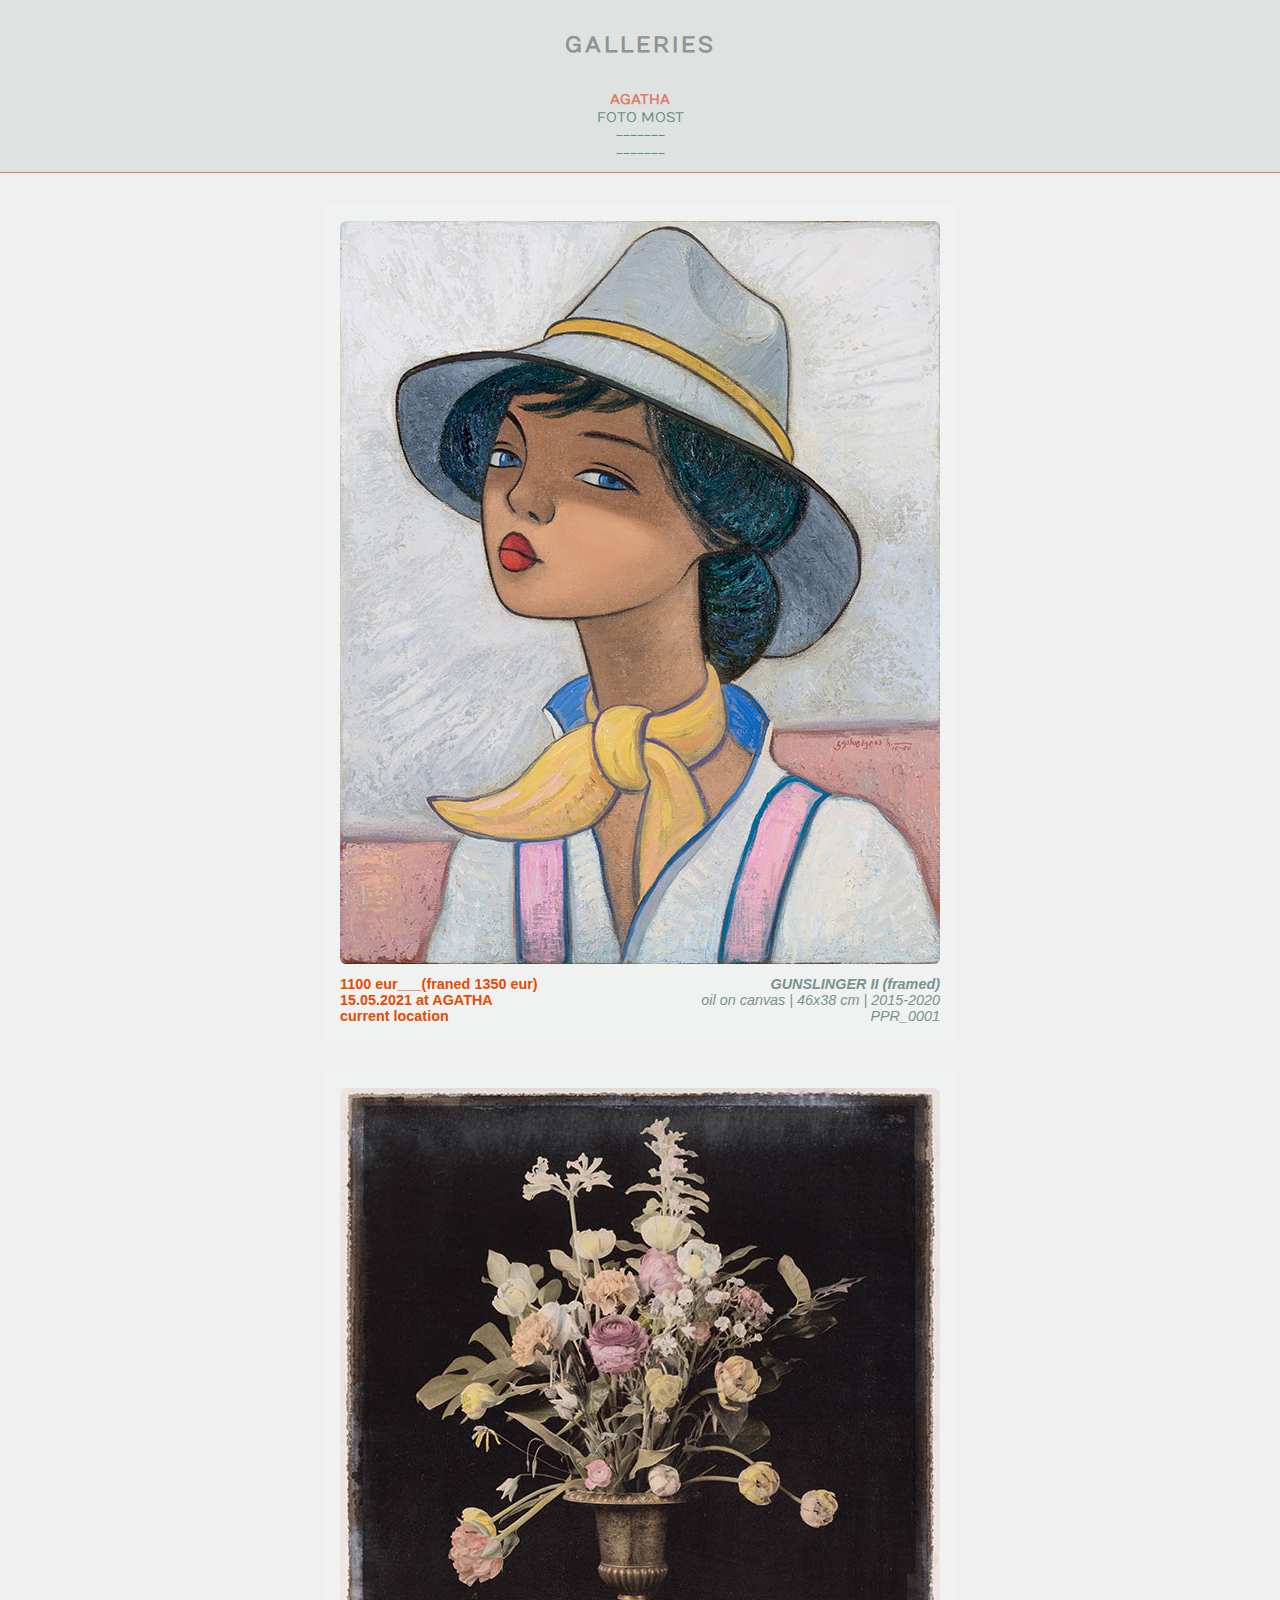
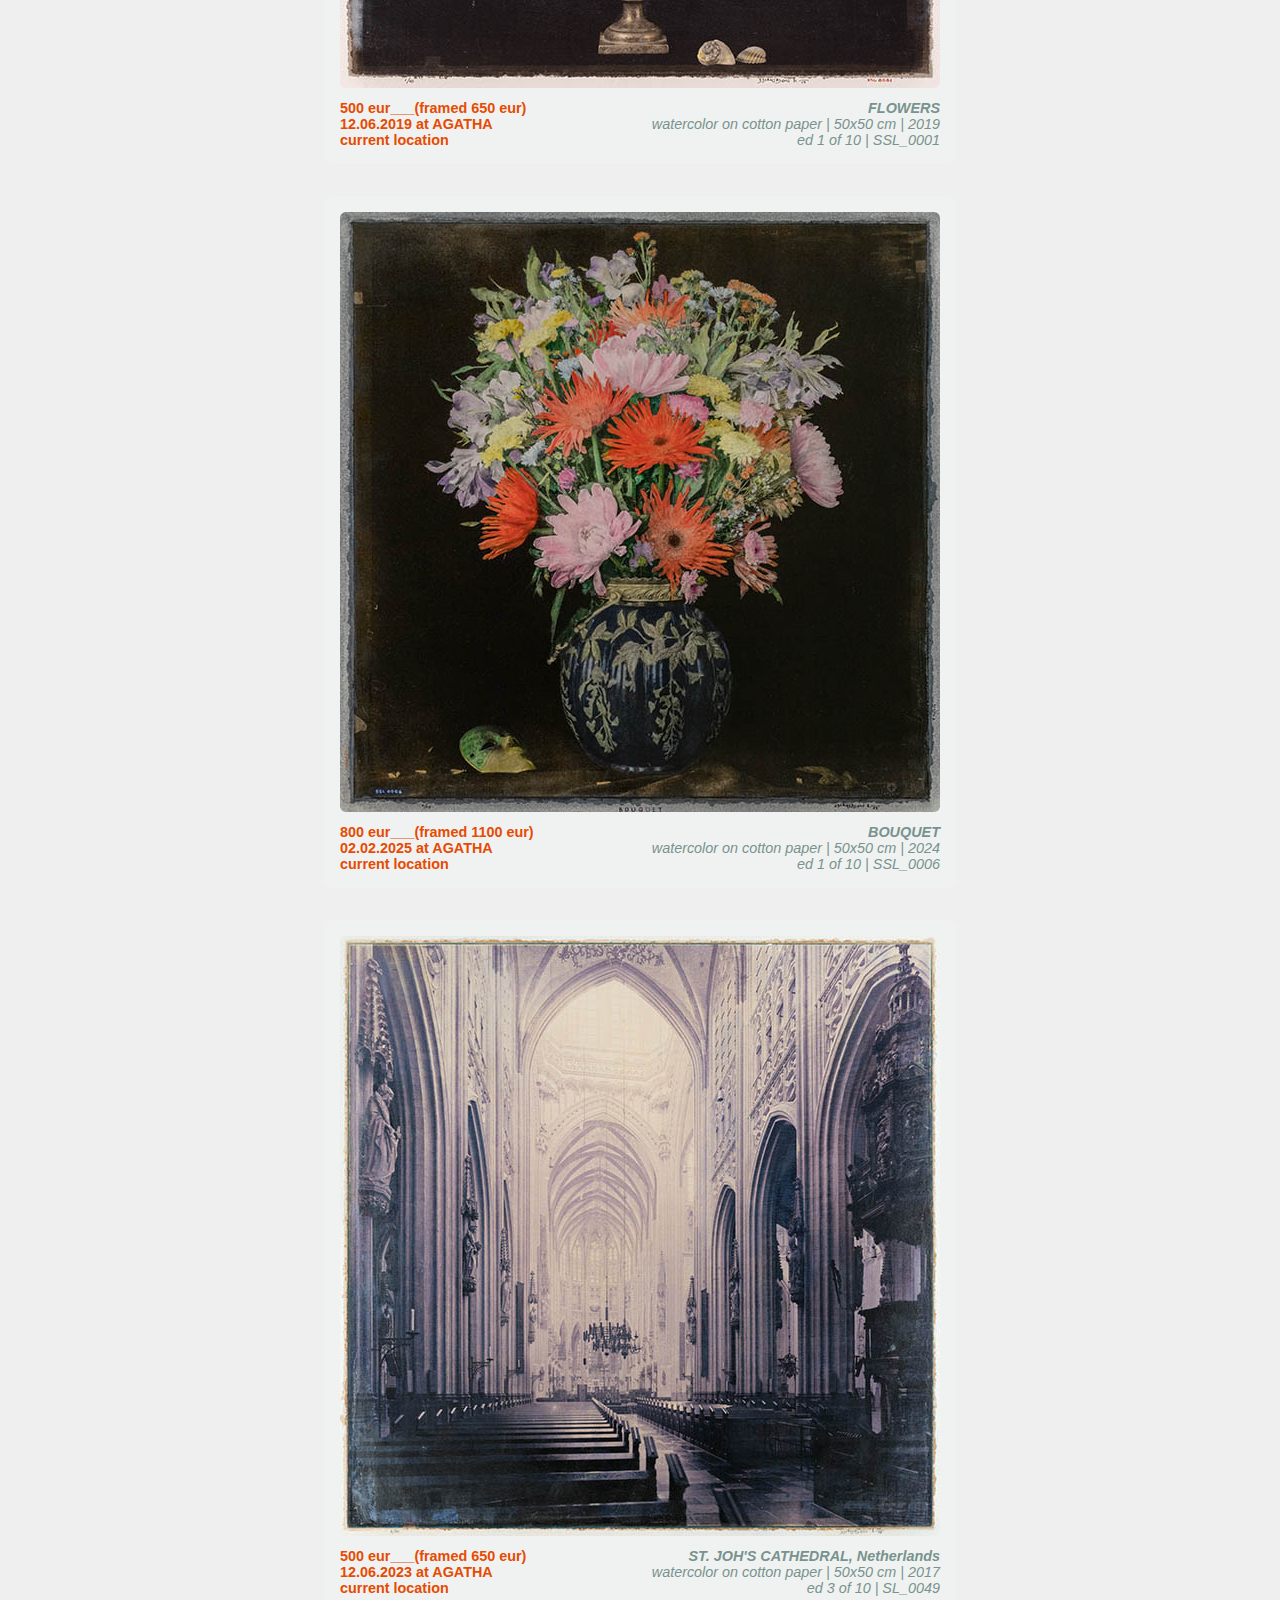
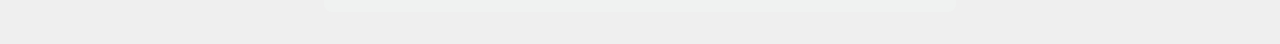
<file: agatha.html>
<!DOCTYPE html>
<html lang="en">
<head>
  <meta charset="UTF-8" />
  <meta name="viewport" content="width=device-width, initial-scale=1.0" />
  <title>Revaz</title>
  <link href="https://fonts.googleapis.com/css2?family=Numans&display=swap" rel="stylesheet">
  <link rel="stylesheet" href="style_agatha_.css" />
</head>
<body>
  <header>
    <h1>GALLERIES</h1>
    <nav>
      <a href="agatha.html" class="nav-agatha">AGATHA</a><br>
      <a href="foto_most.html" class="nav-paintings">FOTO MOST</a><br>
      <a href="empty.html" class="nav-watercolor_prints">-------</a><br>
      <a href="empty.html" class="nav-contact">-------</a><br>
    </nav>
  </header>

  <main>
    <figure class="galleries">
   <img src="galleries/agatha/agatha_01_.jpg"/>
    <figcaption>
     <span class="location">1100 eur___(franed 1350 eur)<br>15.05.2021 at AGATHA<br>current location</span>
     <span class="details"><strong>GUNSLINGER II (framed)</strong><br>oil on canvas | 46x38 cm | 2015-2020<br>PPR_0001</span>
    </figcaption>
  </figure>

  <figure class="galleries">
   <img src="galleries/agatha/agatha_02_.jpg"/>
    <figcaption>
     <span class="location">500 eur___(framed 650 eur)<br>12.06.2019 at AGATHA<br>current location</span>
     <span class="details"><strong>FLOWERS</strong><br>watercolor on cotton paper | 50x50 cm | 2019<br>ed 1 of 10 | SSL_0001</span>
    </figcaption>
  </figure>

  <figure class="galleries">
   <img src="galleries/agatha/agatha_03_.jpg"/>
    <figcaption>
     <span class="location">800 eur___(framed 1100 eur)<br>02.02.2025 at AGATHA<br>current location</span>
     <span class="details"><strong>BOUQUET</strong><br>watercolor on cotton paper | 50x50 cm | 2024<br>ed 1 of 10 | SSL_0006</span>
    </figcaption>
  </figure>

  <figure class="galleries">
   <img src="galleries/agatha/agatha_04_.jpg"/>
    <figcaption>
     <span class="location">500 eur___(framed 650 eur)<br>12.06.2023 at AGATHA<br>current location</span>
     <span class="details"><strong>ST. JOH'S CATHEDRAL, Netherlands</strong><br>watercolor on cotton paper | 50x50 cm | 2017<br>ed 3 of 10 | SL_0049</span>
    </figcaption>
  </figure>
  </main>


</body>
</html>
</file>
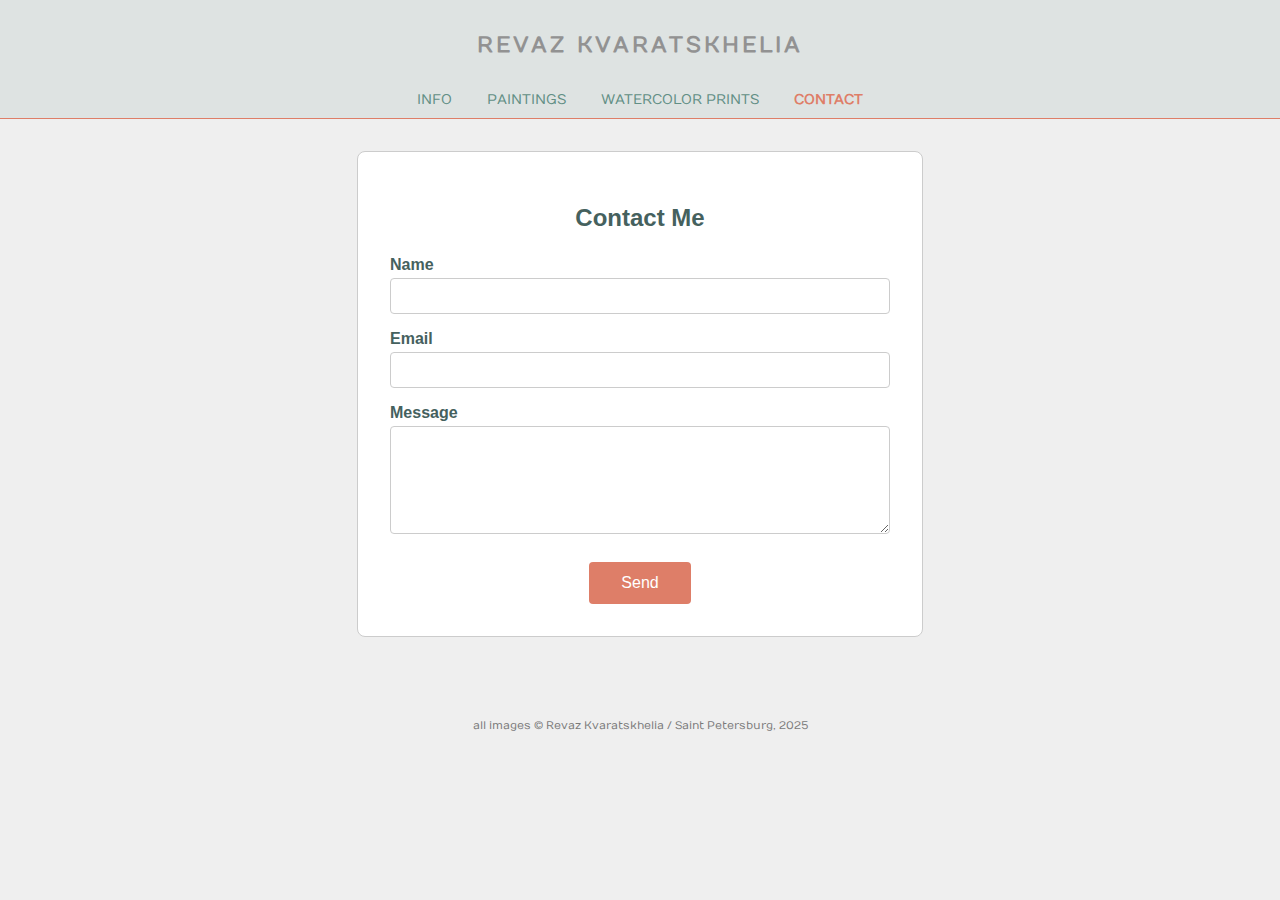
<file: contact.html>
<!DOCTYPE html>
<html lang="en">
<head>
  <meta charset="UTF-8" />
  <meta name="viewport" content="width=device-width, initial-scale=1.0" />
  <title>Revaz</title>
  <link href="https://fonts.googleapis.com/css2?family=Numans&display=swap" rel="stylesheet">
  <link rel="stylesheet" href="style_contact_.css" />
</head>
<body>
  <header>
    <h1><a href="index.html" class="home-link">REVAZ KVARATSKHELIA</a></h1>
    <nav>
      <a href="info.html" class="nav-info">INFO</a>
      <a href="paintings.html" class="nav-paintings">PAINTINGS</a>
      <a href="watercolor_prints.html" class="nav-watercolor_prints">WATERCOLOR PRINTS</a>
      <a href="contact.html" class="nav-contact">CONTACT</a>
    </nav>
  </header>

 <main>
<section class="contact-form">
  <h2>Contact Me</h2>
  <form action="https://formspree.io/f/mgvkjzzn" method="POST">
    <label for="name">Name</label>
    <input type="text" id="name" name="name" required>

    <label for="email">Email</label>
    <input type="email" id="email" name="_replyto" required>

    <label for="message">Message</label>
    <textarea id="message" name="message" rows="5" required></textarea>

    <button type="submit">Send</button>
  </form>
</section>

  </main>

  <footer>
    <p>all images © Revaz Kvaratskhelia / Saint Petersburg, 2025</p>
  </footer>

  
</body>
</html>
</file>
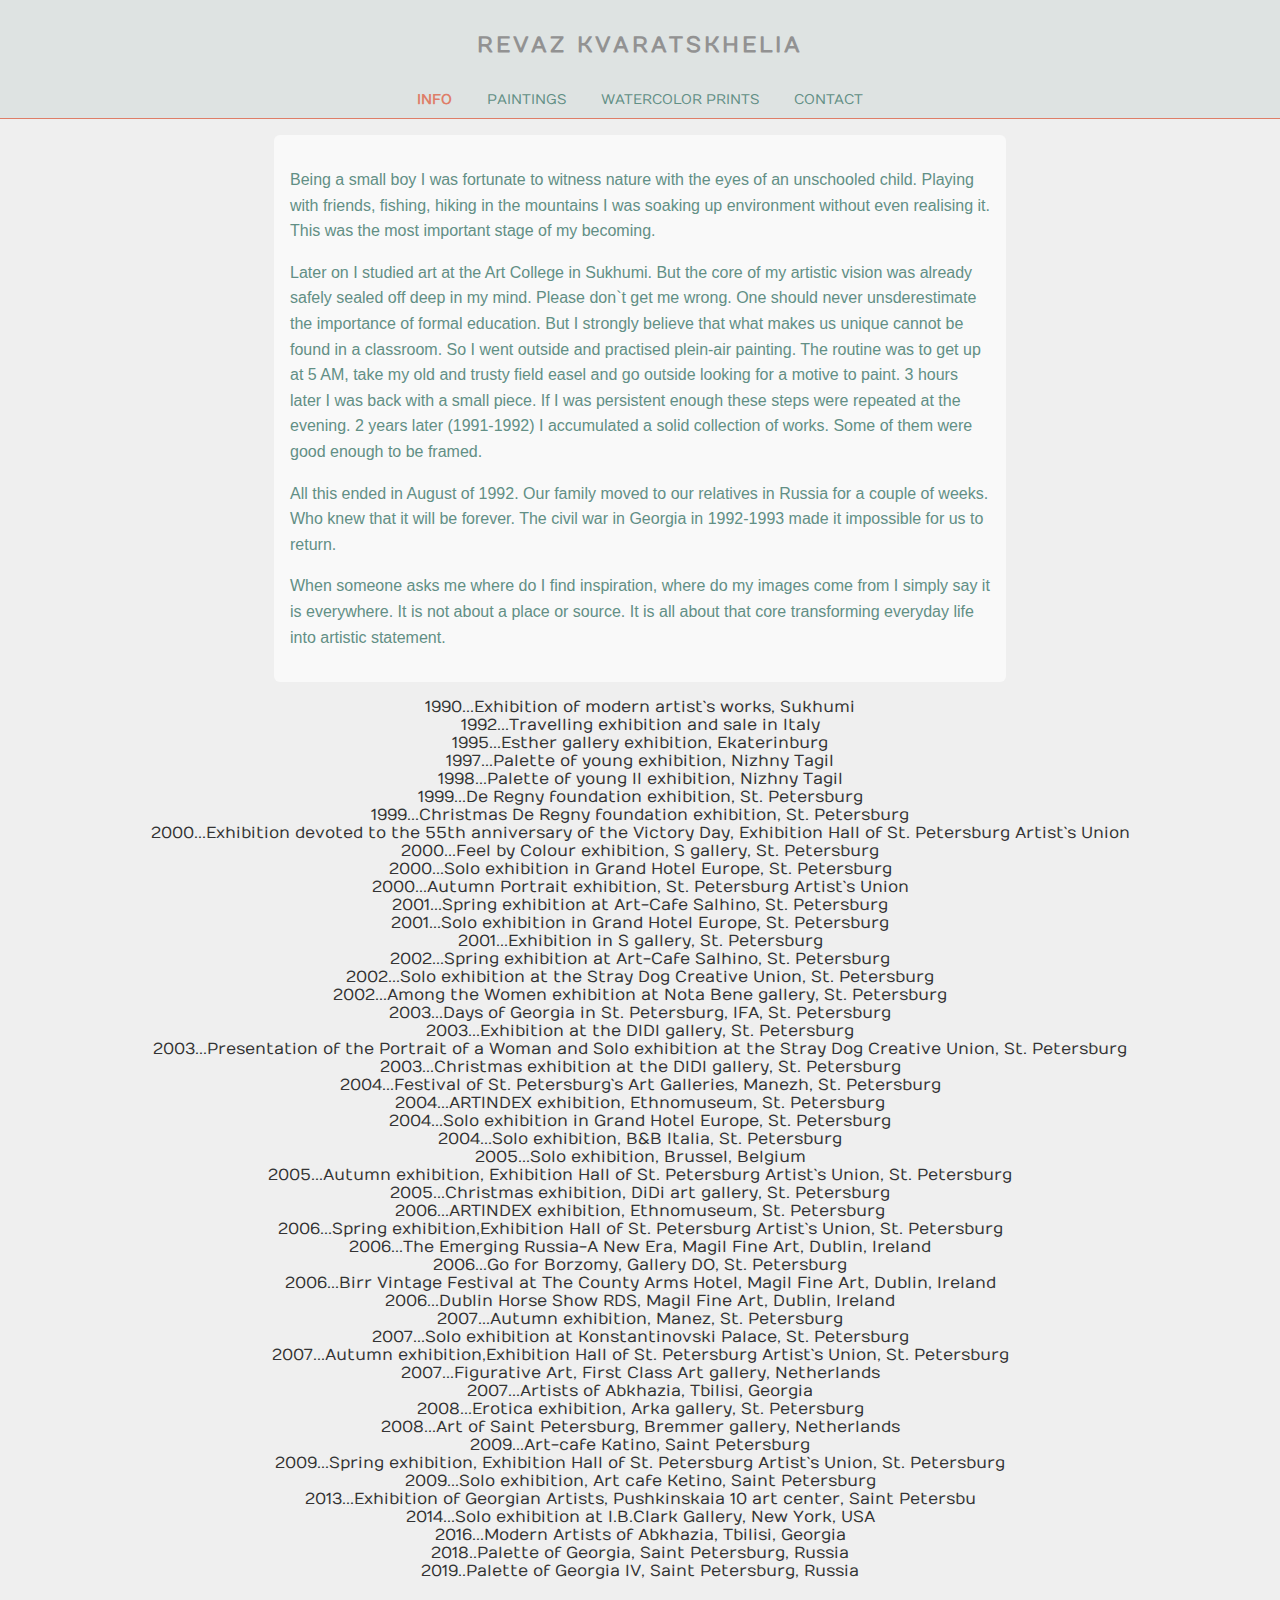
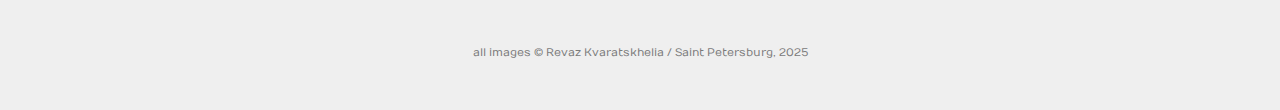
<file: info.html>
<!DOCTYPE html>
<html lang="en">
<head>
  <meta charset="UTF-8" />
  <meta name="viewport" content="width=device-width, initial-scale=1.0" />
  <title>Revaz</title>
  <link href="https://fonts.googleapis.com/css2?family=Numans&display=swap" rel="stylesheet">
  <link rel="stylesheet" href="style_info_.css" />
</head>
<body>
  <header>
    <h1><a href="index.html" class="home-link">REVAZ KVARATSKHELIA</a></h1>
    <nav>
      <a href="info.html" class="nav-info">INFO</a>
      <a href="paintings.html" class="nav-paintings">PAINTINGS</a>
      <a href="watercolor_prints.html" class="nav-watercolor_prints">WATERCOLOR PRINTS</a>
      <a href="contact.html" class="nav-contact">CONTACT</a>
    </nav>
  </header>

  <main>
  <div class="bio-container">
    <p class="bio">Being a small boy I was fortunate to witness nature with the eyes of an unschooled child. Playing with friends, fishing, hiking in the mountains
I was soaking up environment without even realising it. This was the most important stage of my becoming.</p>

<p class="bio">Later on I studied art at the Art College in Sukhumi. But the core of my artistic vision was already safely sealed off deep in my mind. Please don`t get me wrong.
One should never unsderestimate the importance of formal education. But I strongly believe that what makes us unique cannot be found in a classroom. So I went outside and practised plein-air painting.
The routine was to get up at 5 AM, take my old and trusty field easel and go outside looking for a motive to paint. 3 hours later I was back with a small piece. If I was persistent enough these steps were repeated at the evening.
2 years later (1991-1992) I accumulated a solid collection of works. Some of them were good enough to be framed.</p>

<p class="bio">All this ended in August of 1992. Our family moved to our relatives in Russia for a couple of weeks. Who knew that it will be forever.
The civil war in Georgia in 1992-1993 made it impossible for us to return.</p>

<p class="bio">When someone asks me where do I find inspiration, where do my images come from I simply say it is everywhere. It is not about a place or source.
It is all about that core transforming everyday life into artistic statement.</p>
</div>

<div class="exhibitions-container">
<p class="exhibitions">1990...Exhibition of modern artist`s works, Sukhumi<br>1992...Travelling exhibition and sale in Italy<br>1995...Esther gallery exhibition, Ekaterinburg<br>1997...Palette of young exhibition, Nizhny Tagil<br>
1998...Palette of young II exhibition, Nizhny Tagil<br>1999...De Regny foundation exhibition, St. Petersburg<br>1999...Christmas De Regny foundation exhibition, St. Petersburg
<br>2000...Exhibition devoted to the 55th anniversary of the Victory Day, Exhibition Hall of St. Petersburg Artist`s Union<br>2000...Feel by Colour exhibition, S gallery, St. Petersburg
<br>2000...Solo exhibition in Grand Hotel Europe, St. Petersburg<br>2000...Autumn Portrait exhibition, St. Petersburg Artist`s Union<br>2001...Spring exhibition at Art-Cafe Salhino, St. Petersburg
<br>2001...Solo exhibition in Grand Hotel Europe, St. Petersburg<br>2001...Exhibition in S gallery, St. Petersburg<br>2002...Spring exhibition at Art-Cafe Salhino, St. Petersburg
<br>2002...Solo exhibition at the Stray Dog Creative Union, St. Petersburg<br>2002...Among the Women exhibition at Nota Bene gallery, St. Petersburg<br>2003...Days of Georgia in St. Petersburg, IFA, St. Petersburg
<br>2003...Exhibition at the DIDI gallery, St. Petersburg<br>2003...Presentation of the Portrait of a Woman and Solo exhibition at the Stray Dog Creative Union, St. Petersburg<br>2003...Christmas exhibition at the DIDI gallery, St. Petersburg<br>2004...Festival of St. Petersburg`s Art Galleries, Manezh, St. Petersburg
<br>2004...ARTINDEX exhibition, Ethnomuseum, St. Petersburg<br>2004...Solo exhibition in Grand Hotel Europe, St. Petersburg<br>2004...Solo exhibition, B&B Italia, St. Petersburg<br>2005...Solo exhibition, Brussel, Belgium<br>2005...Autumn exhibition, Exhibition Hall of St. Petersburg Artist`s Union, St. Petersburg<br>2005...Christmas exhibition, DiDi art gallery, St. Petersburg
<br>2006...ARTINDEX exhibition, Ethnomuseum, St. Petersburg<br>2006...Spring exhibition,Exhibition Hall of St. Petersburg Artist`s Union, St. Petersburg<br>2006...The Emerging Russia-A New Era, Magil Fine Art, Dublin, Ireland
<br>2006...Go for Borzomy, Gallery DO, St. Petersburg<br>2006...Birr Vintage Festival at The County Arms Hotel, Magil Fine Art, Dublin, Ireland<br>2006...Dublin Horse Show RDS, Magil Fine Art, Dublin, Ireland
<br>2007...Autumn exhibition, Manez, St. Petersburg<br>2007...Solo exhibition at Konstantinovski Palace, St. Petersburg<br>2007...Autumn exhibition,Exhibition Hall of St. Petersburg Artist`s Union, St. Petersburg<br>2007...Figurative Art, First Class Art gallery, Netherlands
<br>2007...Artists of Abkhazia, Tbilisi, Georgia<br>2008...Erotica exhibition, Arka gallery, St. Petersburg<br>2008...Art of Saint Petersburg, Bremmer gallery, Netherlands<br>2009...Art-cafe Katino, Saint Petersburg
<br>2009...Spring exhibition, Exhibition Hall of St. Petersburg Artist`s Union, St. Petersburg<br>2009...Solo exhibition, Art cafe Ketino, Saint Petersburg<br>2013...Exhibition of Georgian Artists, Pushkinskaia 10 art center, Saint Petersbu<br>2014...Solo exhibition at I.B.Clark Gallery, New York, USA
<br>2016...Modern Artists of Abkhazia, Tbilisi, Georgia<br>2018..Palette of Georgia, Saint Petersburg, Russia<br>2019..Palette of Georgia IV, Saint Petersburg, Russia
</p>
</div>
  </main>

  <footer>
    <p>all images © Revaz Kvaratskhelia / Saint Petersburg, 2025</p>
  </footer>

  
</body>
</html>
</file>
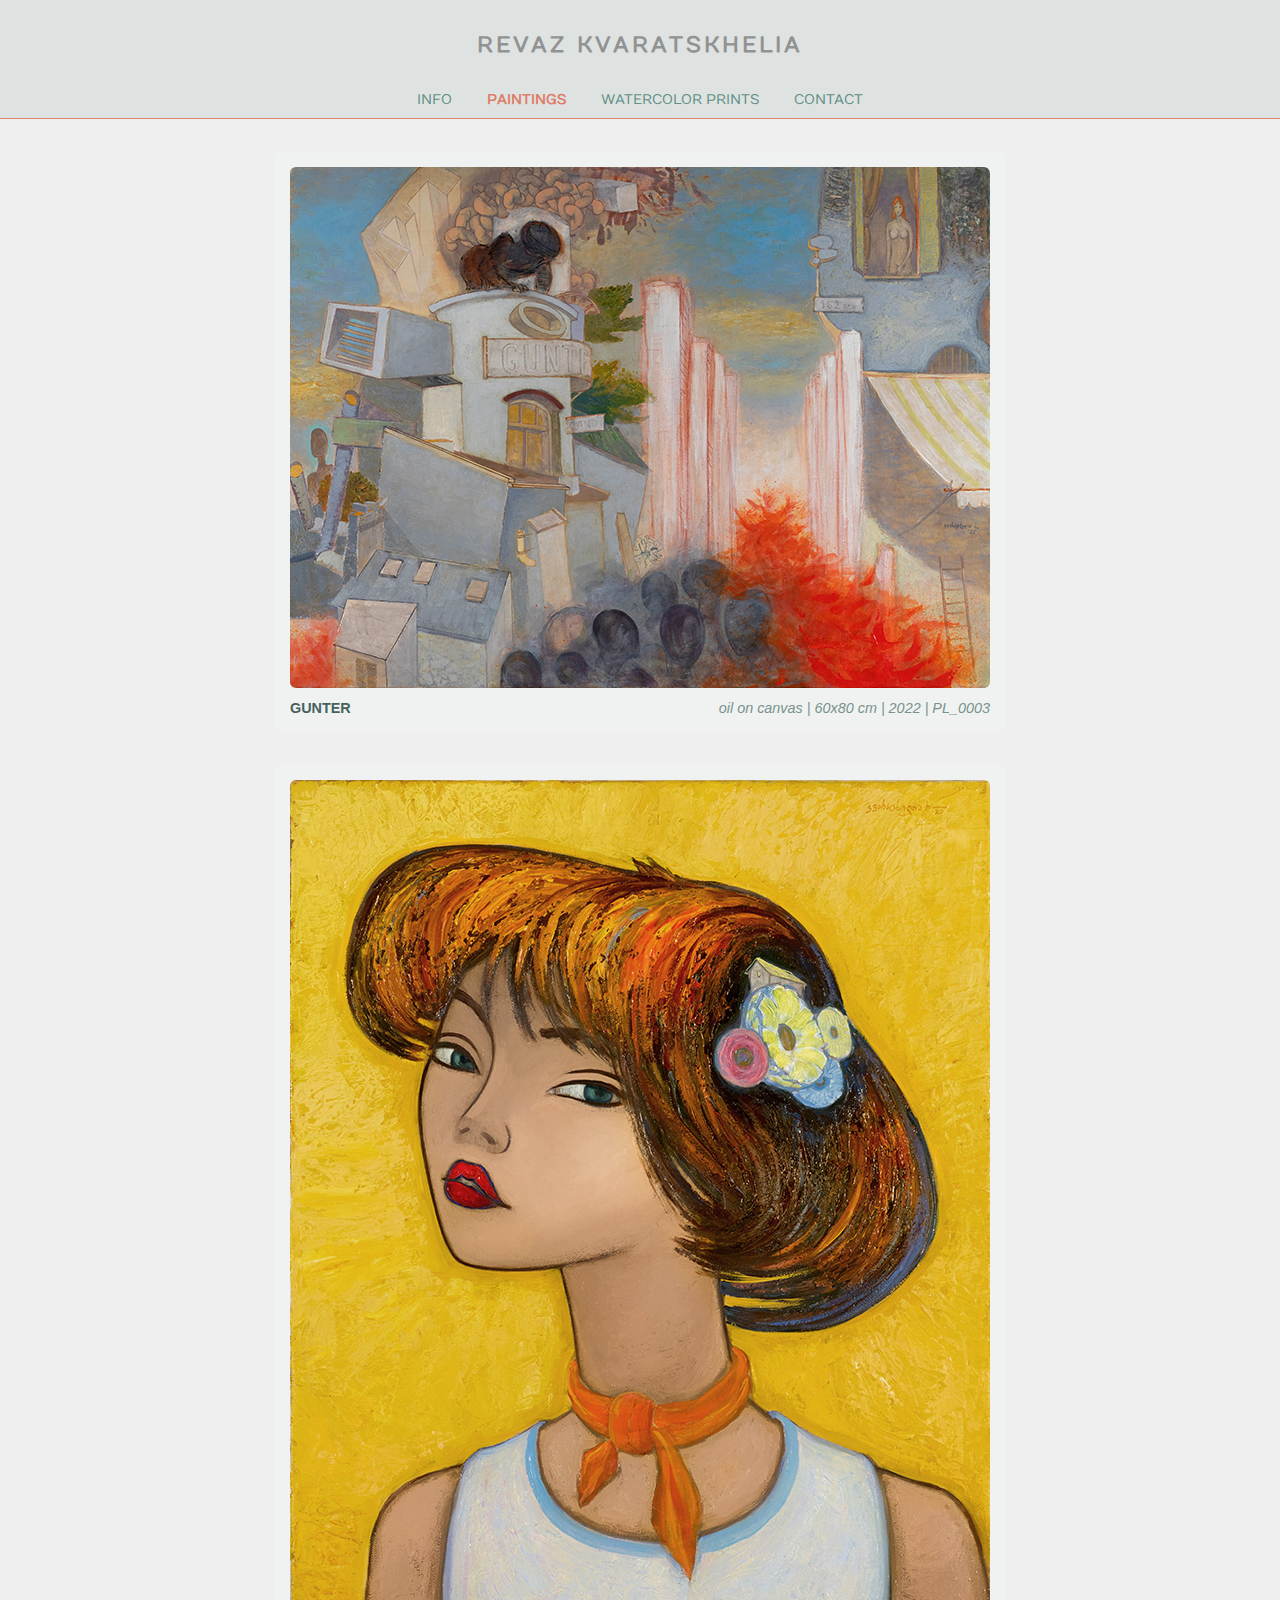
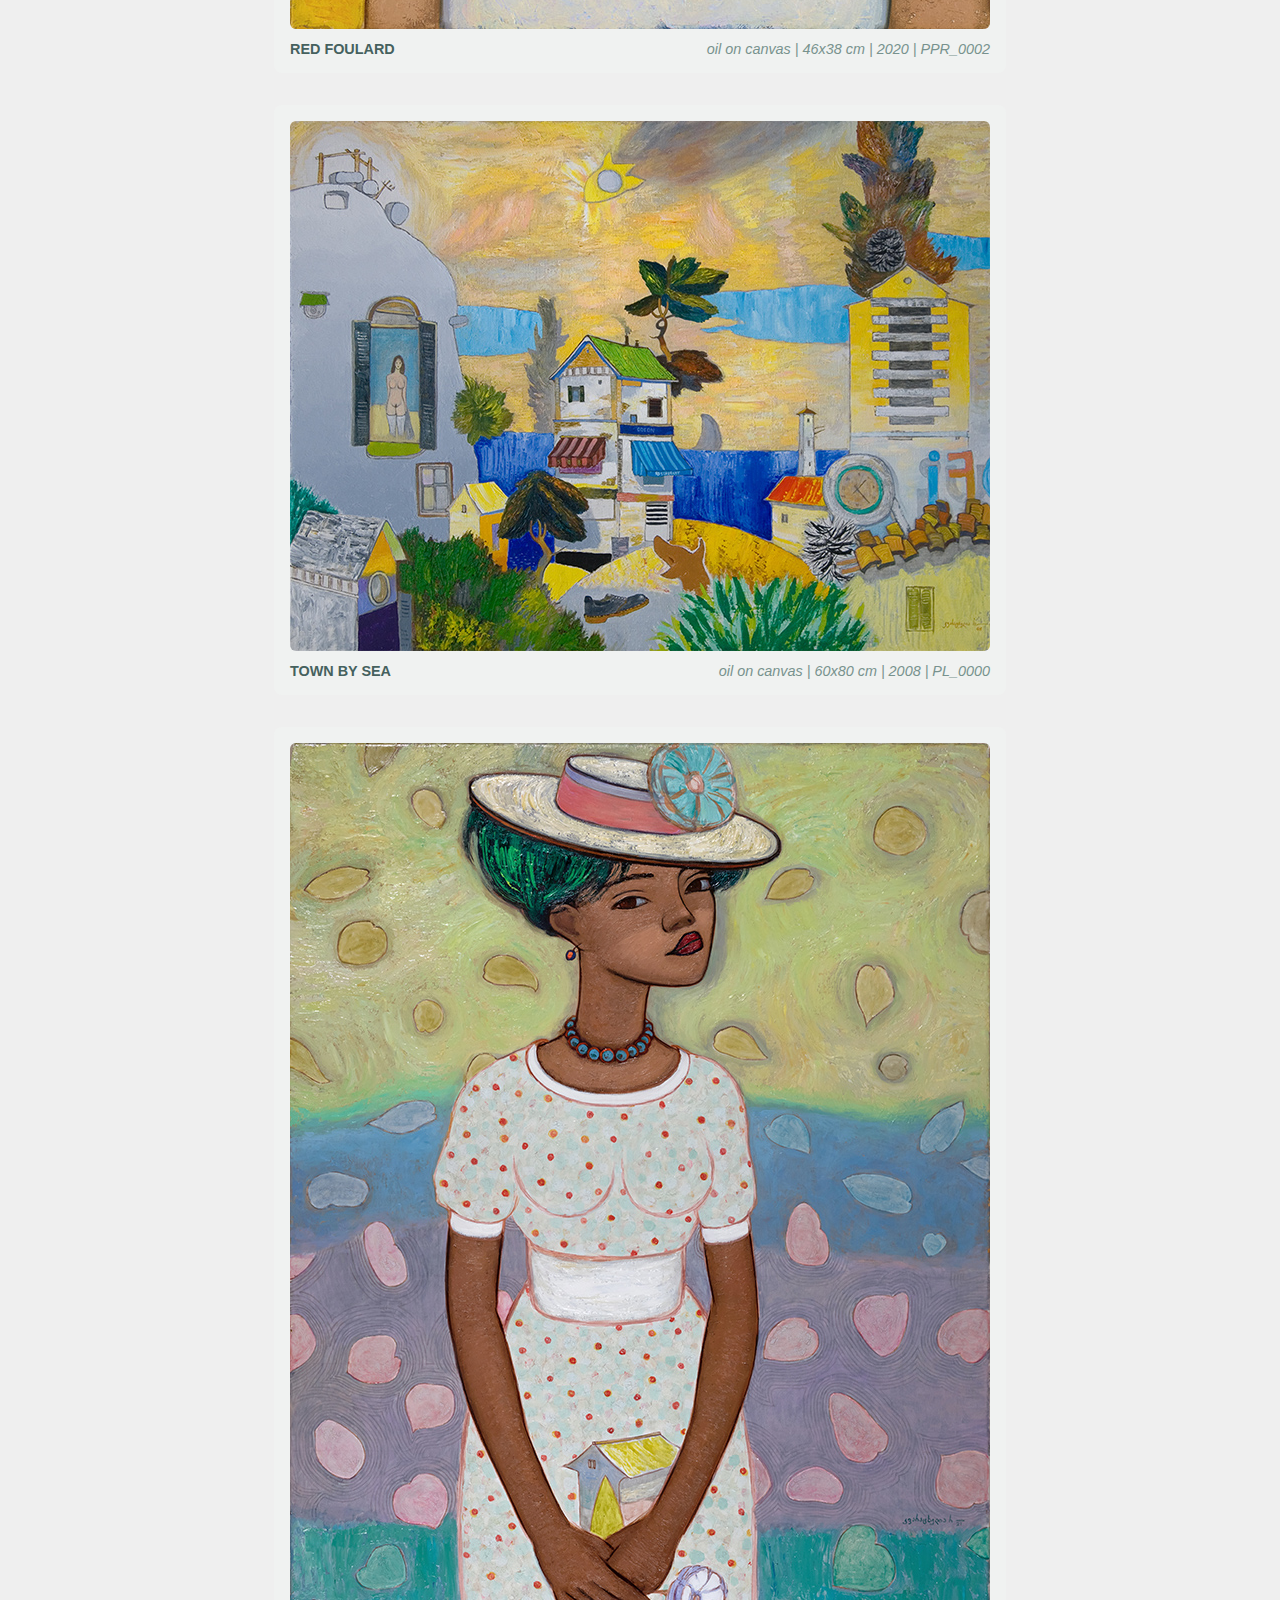
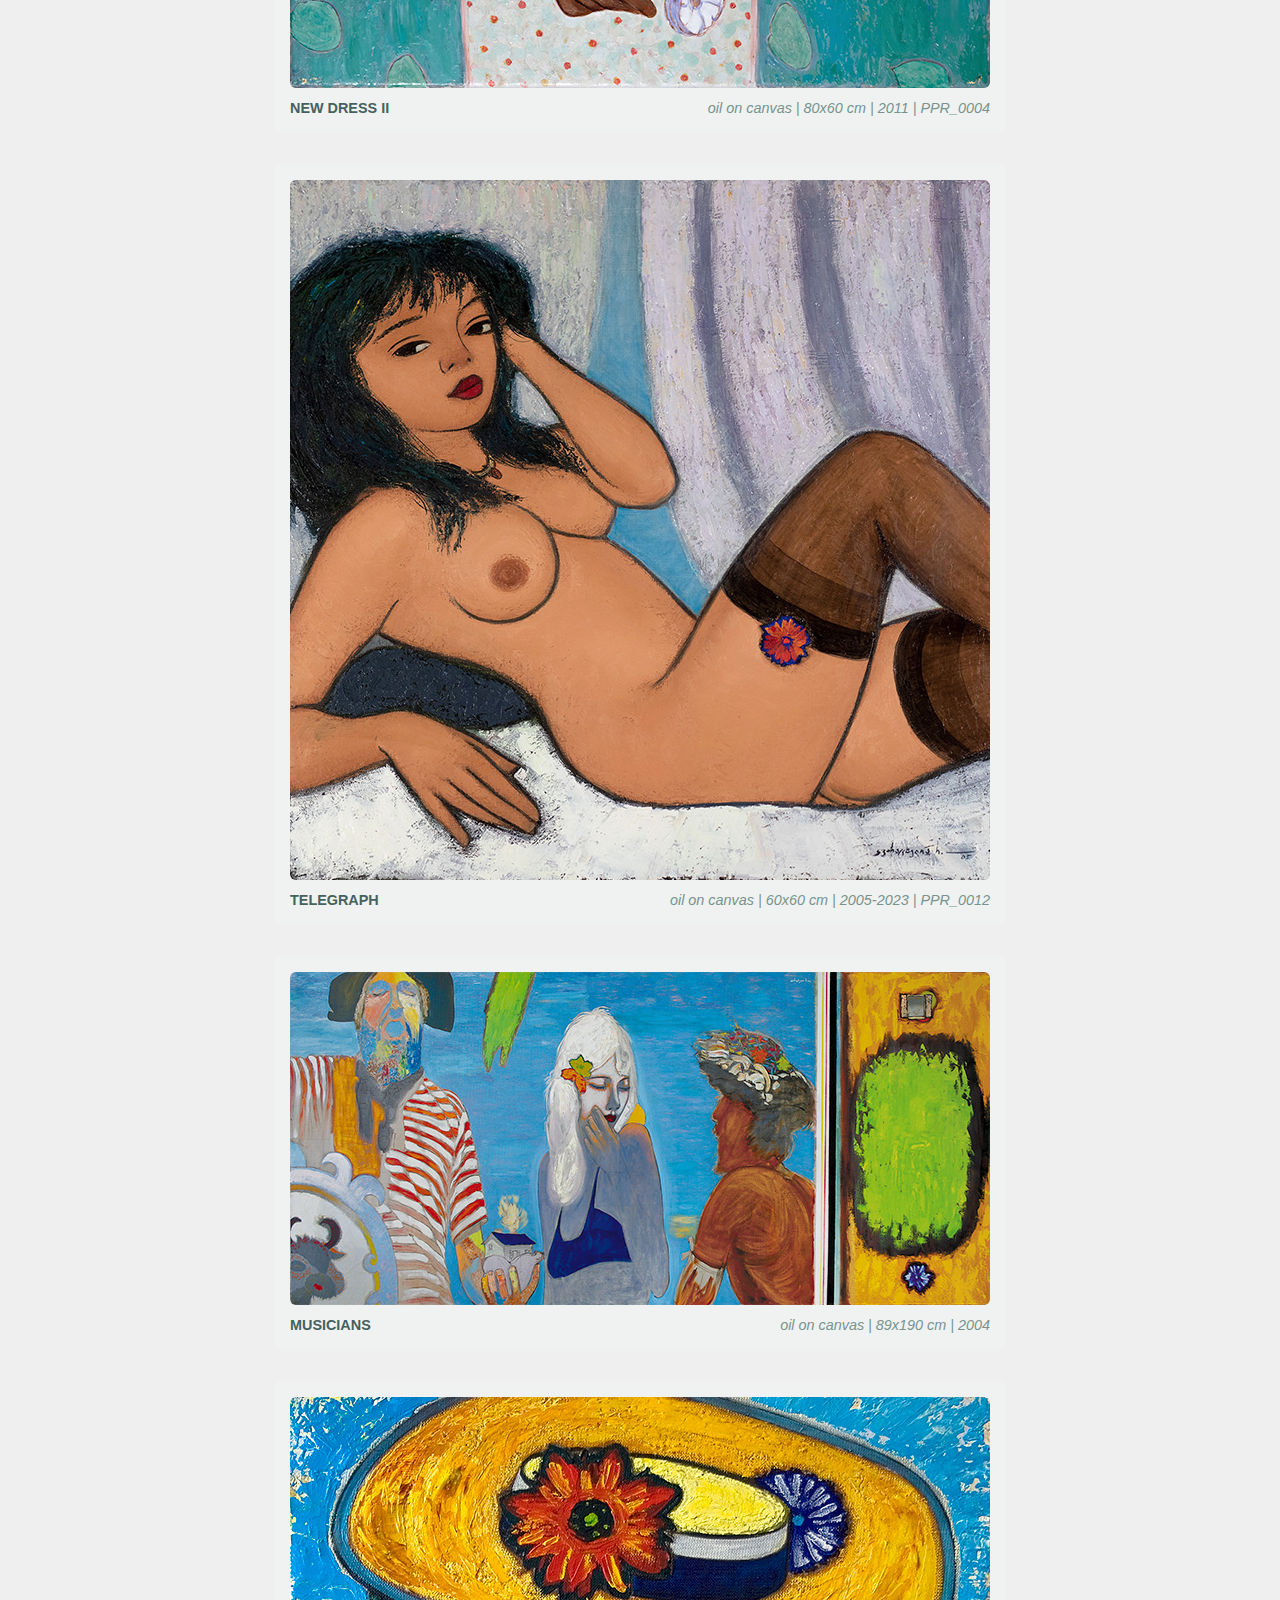
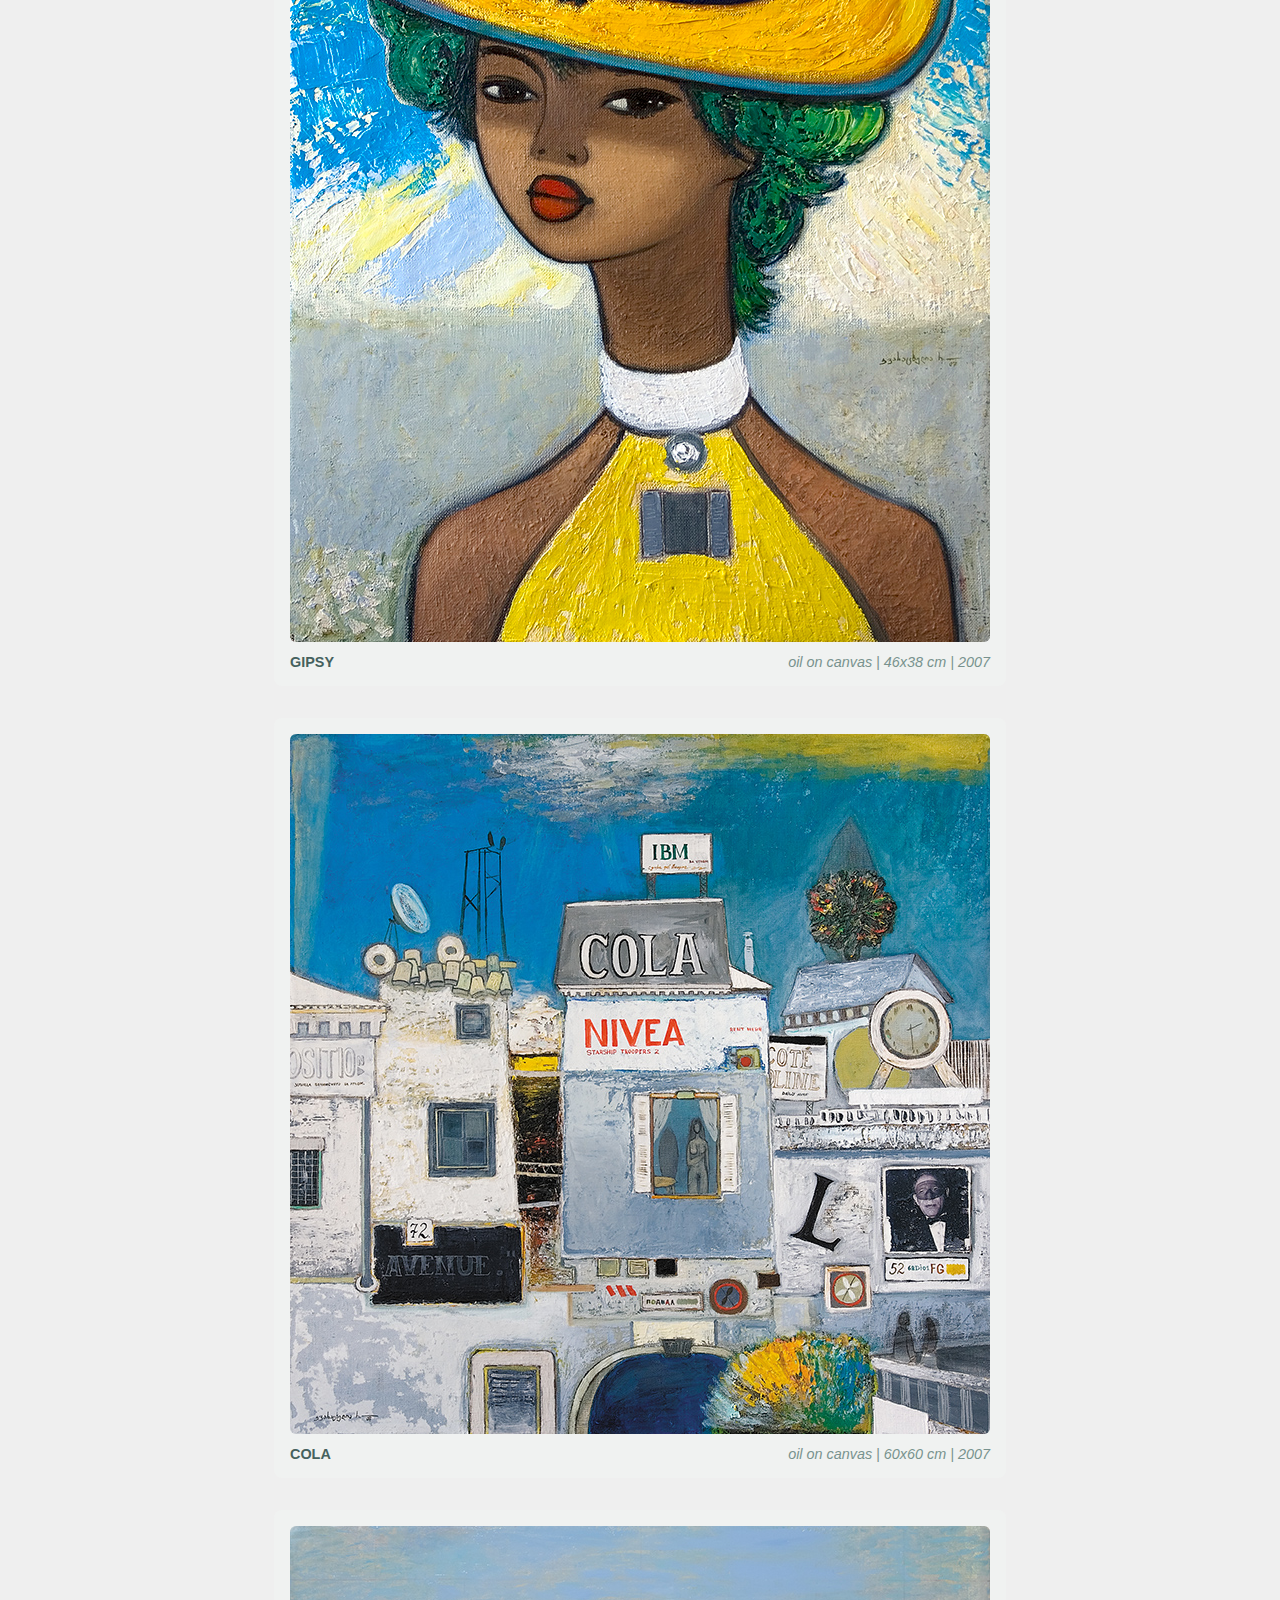
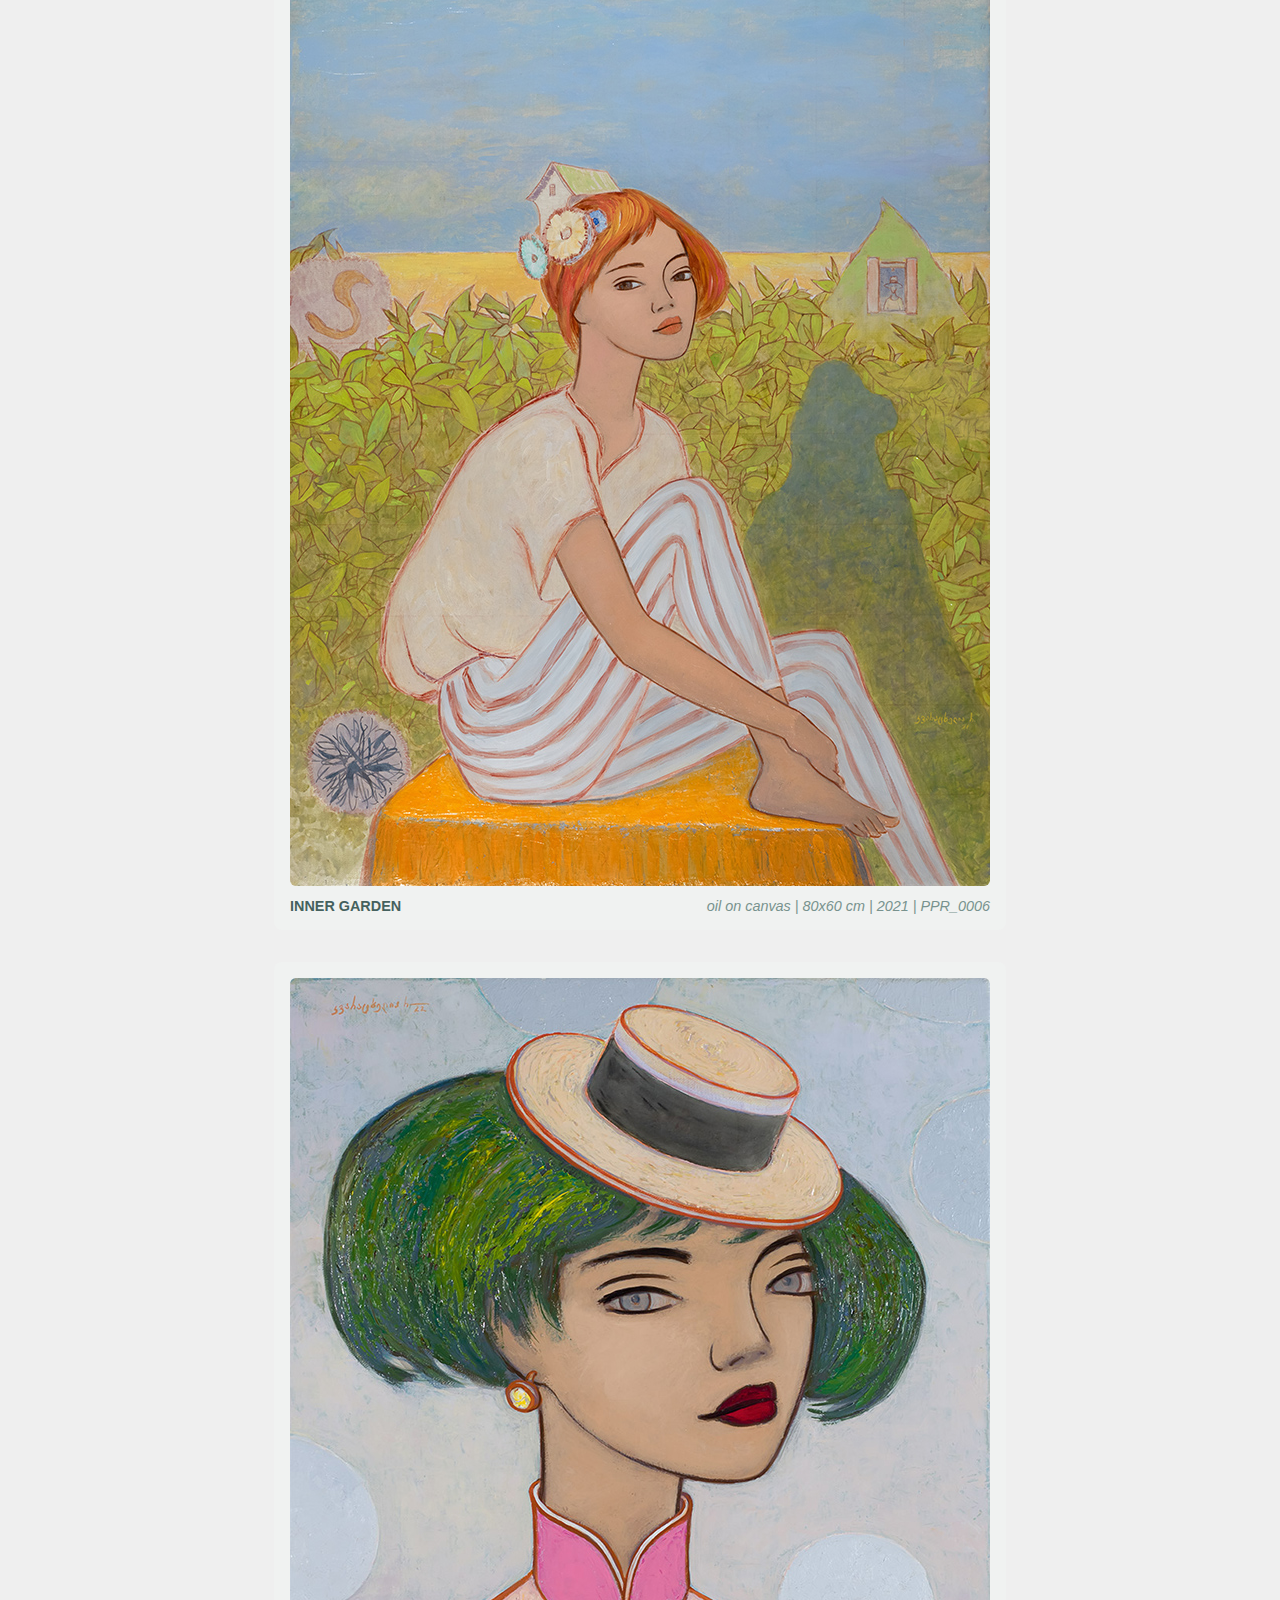
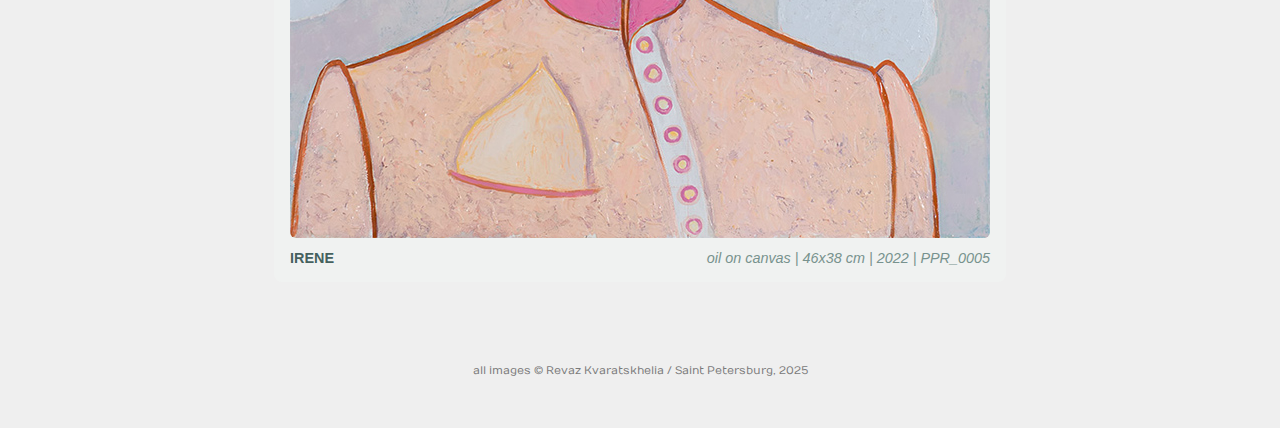
<file: paintings.html>
<!DOCTYPE html>
<html lang="en">
<head>
  <meta charset="UTF-8" />
  <meta name="viewport" content="width=device-width, initial-scale=1.0" />
  <title>Revaz</title>
  <link href="https://fonts.googleapis.com/css2?family=Numans&display=swap" rel="stylesheet">
  <link rel="stylesheet" href="style_paintings_.css" />
</head>
<body>
  <header>
    <h1><a href="index.html" class="home-link">REVAZ KVARATSKHELIA</a></h1>
    <nav>
      <a href="info.html" class="nav-info">INFO</a>
      <a href="paintings.html" class="nav-paintings">PAINTINGS</a>
      <a href="watercolor_prints.html" class="nav-watercolor_prints">WATERCOLOR PRINTS</a>
      <a href="contact.html" class="nav-contact">CONTACT</a>
    </nav>
  </header>
<main>
  <figure class="painting">
   <img src="paintings/painting_01_.jpg" alt="GUNTER painting" />
    <figcaption>
     <span class="title">GUNTER</span>
     <span class="details">oil on canvas | 60x80 cm | 2022 | PL_0003</span>
    </figcaption>
  </figure>

 <figure class="painting">
   <img src="paintings/painting_02_.jpg" alt="girl portrait" />
    <figcaption>
     <span class="title">RED FOULARD</span>
     <span class="details">oil on canvas | 46x38 cm | 2020 | PPR_0002</span>
    </figcaption>
  </figure>

  <figure class="painting">
   <img src="paintings/painting_03_.jpg" alt="landscape painting" />
    <figcaption>
     <span class="title">TOWN BY SEA</span>
     <span class="details">oil on canvas | 60x80 cm | 2008 | PL_0000</span>
    </figcaption>
  </figure>

  <figure class="painting">
   <img src="paintings/painting_04_.jpg" alt="woman painting" />
    <figcaption>
     <span class="title">NEW DRESS II</span>
     <span class="details">oil on canvas | 80x60 cm | 2011 | PPR_0004</span>
    </figcaption>
  </figure>

  <figure class="painting">
   <img src="paintings/painting_05_.jpg" alt="woman nude painting" />
    <figcaption>
     <span class="title">TELEGRAPH</span>
     <span class="details">oil on canvas | 60x60 cm | 2005-2023 | PPR_0012</span>
    </figcaption>
  </figure>

  <figure class="painting">
   <img src="paintings/painting_06_.jpg" alt="woman nude painting" />
    <figcaption>
     <span class="title">MUSICIANS</span>
     <span class="details">oil on canvas | 89x190 cm | 2004</span>
    </figcaption>
  </figure>

  <figure class="painting">
   <img src="paintings/painting_07_.jpg" alt="portrait oil on canvas" />
    <figcaption>
     <span class="title">GIPSY</span>
     <span class="details">oil on canvas | 46x38 cm | 2007</span>
    </figcaption>
  </figure>

  <figure class="painting">
   <img src="paintings/painting_08_.jpg" alt="cola oil on canvas" />
    <figcaption>
     <span class="title">COLA</span>
     <span class="details">oil on canvas | 60x60 cm | 2007</span>
    </figcaption>
  </figure>

  <figure class="painting">
   <img src="paintings/painting_09_.jpg" alt="garden art" />
    <figcaption>
     <span class="title">INNER GARDEN</span>
     <span class="details">oil on canvas | 80x60 cm | 2021 | PPR_0006</span>
    </figcaption>
  </figure>

   <figure class="painting">
   <img src="paintings/painting_10_.jpg" alt="portrait girl art" />
    <figcaption>
     <span class="title">IRENE</span>
     <span class="details">oil on canvas | 46x38 cm | 2022 | PPR_0005</span>
    </figcaption>
  </figure>
  
  </main>

  <footer>
    <p>all images © Revaz Kvaratskhelia / Saint Petersburg, 2025</p>
  </footer>

  
</body>
</html>
</file>
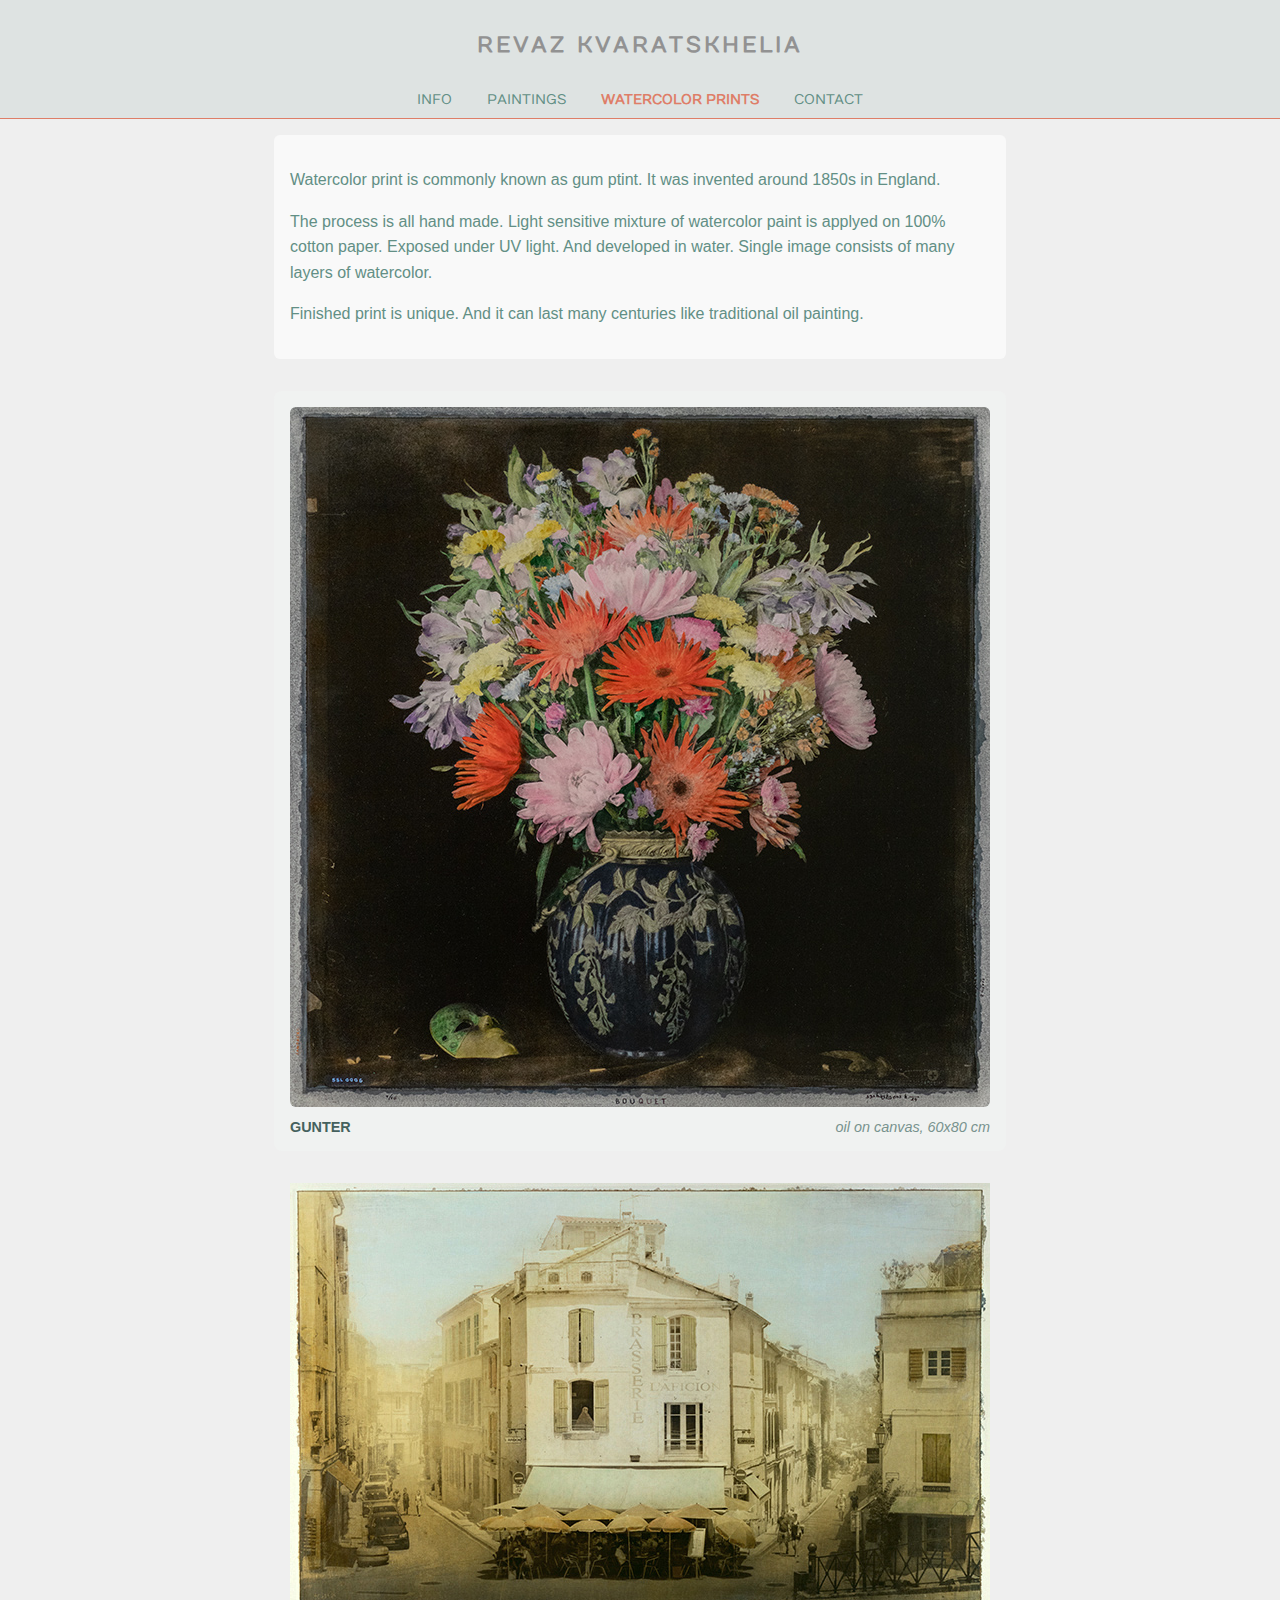
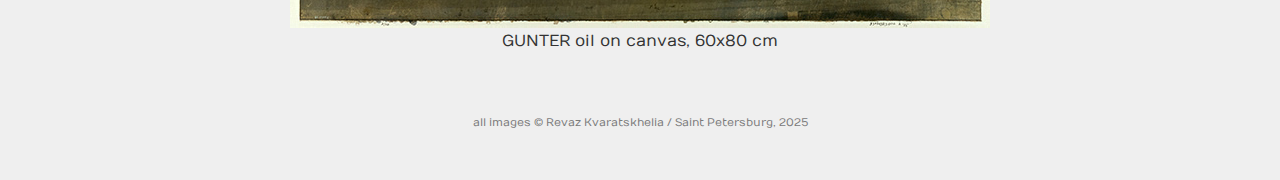
<file: watercolor_prints.html>
<!DOCTYPE html>
<html lang="en">
<head>
  <meta charset="UTF-8" />
  <meta name="viewport" content="width=device-width, initial-scale=1.0" />
  <title>Revaz</title>
  <link href="https://fonts.googleapis.com/css2?family=Numans&display=swap" rel="stylesheet">
  <link rel="stylesheet" href="style_watercolor_prints_.css" />
</head>
<body>
  <header>
    <h1><a href="index.html" class="home-link">REVAZ KVARATSKHELIA</a></h1>
    <nav>
      <a href="info.html" class="nav-info">INFO</a>
      <a href="paintings.html" class="nav-paintings">PAINTINGS</a>
      <a href="watercolor_prints.html" class="nav-watercolor_prints">WATERCOLOR PRINTS</a>
      <a href="contact.html" class="nav-contact">CONTACT</a>
    </nav>
  </header>
<main>
    <div class="gum-container">
    <p class="gum">Watercolor print is commonly known as gum ptint. It was invented around 1850s in England.</p>
    
    <p class="gum">The process is all hand made. Light sensitive mixture of watercolor paint is applyed on 100% cotton paper.
Exposed under UV light. And developed in water. Single image consists of many layers of watercolor.</p>

<p class="gum">Finished print is unique. And it can last many centuries like traditional oil painting.</p>
</div>

 <figure class="watercolorprint">
  <img src="watercolor_prints/w_print_01_.jpg" alt="flowers" />
  <figcaption>
    <span class="title">GUNTER</span>
    <span class="details">oil on canvas, 60x80 cm</span>
  </figcaption>
</figure>

<figure class="watercolor_print">
  <img src="watercolor_prints/w_print_02_.jpg" alt="France Arles landscape" />
  <figcaption>
    <span class="title">GUNTER</span>
    <span class="details">oil on canvas, 60x80 cm</span>
  </figcaption>
</figure>
  
  </main>

  <footer>
    <p>all images © Revaz Kvaratskhelia / Saint Petersburg, 2025</p>
  </footer>

  
</body>
</html>
</file>
<file: style_agatha_.css>
body {
  margin: 0;
  font-family: 'Numans';
  color: #333;
  text-align: center;
  background: #efefef;
}

header {
  background-color: #dee3e2;
  border-bottom: 1px solid #de7e68;
  padding: 2em 0 10px 0;
}

h1 {
  margin: 0;
  font-size: 1.4rem;
  color: #929292;
  letter-spacing: 3px;
}


nav {
  background-color: #dee3e2;
  margin-top: 0rem;
  margin-bottom: 0px;
  padding: 2em 0 0em 0;
}

nav a {
  margin: 0 15px;
  text-decoration: none;
  color: #628f85;
  font-size: 14px;
  text-transform: uppercase;
   -webkit-text-size-adjust: 100%;
}

.nav-agatha {
  margin: 0 15px;
  text-decoration: none;
  color: #de7e68;
  font-size: 14px;
  font-weight: bold;
  text-transform: uppercase;
   -webkit-text-size-adjust: 100%;
}

main {
  padding: 0em 0em;
}



figure {
  max-width: 100%;
  height: auto;
  margin: 1em auto;
  border-radius: 8px;
  text-align: center;
}

.galleries {
  max-width: 600px;
  margin: 2em auto;
  background-color: #f0f2f1;
  padding: 1em;
  border-radius: 8px;
  text-align: left;
  font-family: 'Nunito', sans-serif;
  color: #45615e;
}

.galleries img {
  width: 100%;
  height: auto;
  display: block;
  border-radius: 6px;
  margin-bottom: 0.75em;
}

.galleries figcaption {
  display: flex;
  justify-content: space-between;
  font-size: 0.9rem;
}

.galleries .title {
  font-weight: 700;
  text-transform: uppercase;
  color: #45615e;
  text-align: right;
}

.galleries .details {
  font-style: italic;
  color: #78928e;
  text-align: right;
}

.galleries .location {
  font-weight: 700;
  color: #e64b03;
  text-align: left;
}


/* Responsive Mobile-First */
@media (max-width: 600px)

/* Desktop and Up Overrides */
@media (min-width: 601px) {
  /* existing desktop styles already apply */
}

footer { /* Styles for the footer */
  padding: 3.5em 0;
  background-color: #efefef;
  color: #7a7a7a;
  font-size: 0.7rem;
}
</file>
<file: style_contact_.css>
body {
  margin: 0;
  font-family: 'Numans';
  color: #333;
  text-align: center;
  background: #efefef;
}

header {
  background-color: #dee3e2;
  border-bottom: 1px solid #de7e68;
  padding: 2em 0 10px 0;
}

h1 {
  margin: 0;
  font-size: 1.4rem;
  color: #929292;
  letter-spacing: 3px;
}

.home-link {
  text-decoration: none;
  color: inherit; /* inherits the header text color */
}

.home-link:hover {
  text-decoration: none; /* optional: subtle feedback */
}

nav {
  background-color: #dee3e2;
  margin-top: 0rem;
  margin-bottom: 0px;
  padding: 2em 0 0em 0;
}

nav a {
  margin: 0 15px;
  text-decoration: none;
  color: #628f85;
  font-size: 14px;
  text-transform: uppercase;
   -webkit-text-size-adjust: 100%;
}

.nav-contact {
  margin: 0 15px;
  text-decoration: none;
  color: #de7e68;
  font-size: 14px;
  font-weight: bold;
  text-transform: uppercase;
   -webkit-text-size-adjust: 100%;
}

main {
  padding: 0em 0em;
}

.contact-form {
  max-width: 500px;
  margin: 2em auto;
  padding: 2em;
  background: #fff;
  border: 1px solid #ccc;
  border-radius: 8px;
  font-family: 'Nunito', sans-serif;
}

.contact-form h2 {
  margin-bottom: 1em;
  color: #45615e;
}

.contact-form label {
  display: block;
  margin-top: 1em;
  font-weight: bold;
  text-align: left;
  color: #45615e;
}

.contact-form input,
.contact-form textarea {
  width: 100%;
  padding: 0.5em;
  margin-top: 0.25em;
  border: 1px solid #ccc;
  border-radius: 4px;
  font-size: 1em;
  font-family: 'Nunito', sans-serif;
  box-sizing: border-box;
}

.contact-form button {
  margin-top: 1.5em;
  padding: 0.75em 2em;
  font-size: 1em;
  background-color: #de7e68;
  color: white;
  border: none;
  border-radius: 4px;
  cursor: pointer;
  transition: background-color 0.3s ease;
}

.contact-form button:hover {
  background-color: #c75f4f;
}


/* Responsive Mobile-First */
@media (max-width: 600px)

/* Desktop and Up Overrides */
@media (min-width: 601px) {
  /* existing desktop styles already apply */
}

footer { /* Styles for the footer */
  padding: 3.5em 0;
  background-color: #efefef;
  color: #7a7a7a;
  font-size: 0.7rem;
}
</file>
<file: style_info_.css>
body {
  margin: 0;
  font-family: 'Numans';
  color: #333;
  text-align: center;
  background: #efefef;
}

header {
  background-color: #dee3e2;
  border-bottom: 1px solid #de7e68;
  padding: 2em 0 10px 0;
}

h1 {
  margin: 0;
  font-size: 1.4rem;
  color: #929292;
  letter-spacing: 3px;
}

.home-link {
  text-decoration: none;
  color: inherit; /* inherits the header text color */
}

.home-link:hover {
  text-decoration: none; /* optional: subtle feedback */
}

nav {
  background-color: #dee3e2;
  margin-top: 0rem;
  margin-bottom: 0px;
  padding: 2em 0 0em 0;
}

nav a {
  margin: 0 15px;
  text-decoration: none;
  color: #628f85;
  font-size: 14px;
  text-transform: uppercase;
   -webkit-text-size-adjust: 100%;
}

.nav-info {
  margin: 0 15px;
  text-decoration: none;
  color: #de7e68;
  font-size: 14px;
  font-weight: bold;
  text-transform: uppercase;
   -webkit-text-size-adjust: 100%;
}

main {
  padding: 0em 0em;
}

/* Base bio style (applies to all devices) */
.bio-container {
  font-size: 1rem;           /* base font size (responsive via rem) */
  line-height: 1.6;
  text-align: left;/* good line spacing */
  margin: 1em auto;          /* space above/below and center it */
  max-width: 700px;          /* limits line length for better reading */
  padding: 1em;              /* inner space around the text */
  color: #628f85;
  font-family: 'Nunito', sans-serif;
  background-color: #f9f9f9;
  border-radius: 6px;
   -webkit-text-size-adjust: 100%;
}

/* Smaller screens */
@media screen and (max-width: 600px) {
  .bio-container {
    font-size: 0.95rem;
    text-align: left;
    padding: 1em;
    margin: 1em;
     -webkit-text-size-adjust: 100%;
  }
}

/* Landscape on small devices */
@media screen and (max-width: 768px) and (orientation: landscape) {
  .bio-container {
    font-size: 0.95rem;
    text-align: left;
    padding: 0.75em;
     -webkit-text-size-adjust: 100%;
  }
}


/* Responsive Mobile-First */
@media (max-width: 600px)

/* Desktop and Up Overrides */
@media (min-width: 601px) {
  /* existing desktop styles already apply */
}

footer { /* Styles for the footer */
  padding: 3.5em 0;
  background-color: #efefef;
  color: #7a7a7a;
  font-size: 0.7rem;
}
</file>
<file: style_paintings_.css>
body {
  margin: 0;
  font-family: 'Numans';
  color: #333;
  text-align: center;
  background: #efefef;
}

header {
  background-color: #dee3e2;
  border-bottom: 1px solid #de7e68;
  padding: 2em 0 10px 0;
}

h1 {
  margin: 0;
  font-size: 1.4rem;
  color: #929292;
  letter-spacing: 3px;
}

.home-link {
  text-decoration: none;
  color: inherit; /* inherits the header text color */
}

.home-link:hover {
  text-decoration: none; /* optional: subtle feedback */
}

nav {
  background-color: #dee3e2;
  margin-top: 0rem;
  margin-bottom: 0px;
  padding: 2em 0 0em 0;
}

nav a {
  margin: 0 15px;
  text-decoration: none;
  color: #628f85;
  font-size: 14px;
  text-transform: uppercase;
   -webkit-text-size-adjust: 100%;
}

.nav-paintings {
  margin: 0 15px;
  text-decoration: none;
  color: #de7e68;
  font-size: 14px;
  font-weight: bold;
  text-transform: uppercase;
   -webkit-text-size-adjust: 100%;
}

main {
  padding: 0em 0em;
}



figure {
  max-width: 100%;
  height: auto;
  margin: 1em auto;
  border-radius: 8px;
  text-align: center;
}

.painting {
  max-width: 700px;
  margin: 2em auto;
  background-color: #f0f2f1;
  padding: 1em;
  border-radius: 8px;
  text-align: left;
  font-family: 'Nunito', sans-serif;
  color: #45615e;
}

.painting img {
  width: 100%;
  height: auto;
  display: block;
  border-radius: 6px;
  margin-bottom: 0.75em;
}

.painting figcaption {
  display: flex;
  justify-content: space-between;
  font-size: 0.9rem;
}

.painting .title {
  font-weight: 700;
  text-transform: uppercase;
  color: #45615e;
}

.painting .details {
  font-style: italic;
  color: #78928e;
  text-align: right;
}



/* Responsive Mobile-First */
@media (max-width: 600px)

/* Desktop and Up Overrides */
@media (min-width: 601px) {
  /* existing desktop styles already apply */
}

footer { /* Styles for the footer */
  padding: 3.5em 0;
  background-color: #efefef;
  color: #7a7a7a;
  font-size: 0.7rem;
}
</file>
<file: style_watercolor_prints_.css>
body {
  margin: 0;
  font-family: 'Numans';
  color: #333;
  text-align: center;
  background: #efefef;
}

header {
  background-color: #dee3e2;
  border-bottom: 1px solid #de7e68;
  padding: 2em 0 10px 0;
}

h1 {
  margin: 0;
  font-size: 1.4rem;
  color: #929292;
  letter-spacing: 3px;
}

.home-link {
  text-decoration: none;
  color: inherit; /* inherits the header text color */
}

.home-link:hover {
  text-decoration: none; /* optional: subtle feedback */
}

nav {
  background-color: #dee3e2;
  margin-top: 0rem;
  margin-bottom: 0px;
  padding: 2em 0 0em 0;
}

nav a {
  margin: 0 15px;
  text-decoration: none;
  color: #628f85;
  font-size: 14px;
  text-transform: uppercase;
   -webkit-text-size-adjust: 100%;
}

.nav-watercolor_prints {
  margin: 0 15px;
  text-decoration: none;
  color: #de7e68;
  font-size: 14px;
  font-weight: bold;
  text-transform: uppercase;
   -webkit-text-size-adjust: 100%;
}

main {
  padding: 0em 0em;
}

/* Base bio style (applies to all devices) */
.gum-container {
  font-size: 1rem;           /* base font size (responsive via rem) */
  line-height: 1.6;
  text-align: left;/* good line spacing */
  margin: 1em auto;          /* space above/below and center it */
  max-width: 700px;          /* limits line length for better reading */
  padding: 1em;              /* inner space around the text */
  color: #628f85;
  font-family: 'Nunito', sans-serif;
  background-color: #f9f9f9;
  border-radius: 6px;
   -webkit-text-size-adjust: 100%;
}

/* Smaller screens */
@media screen and (max-width: 600px) {
  .gum-container {
    font-size: 0.95rem;
    text-align: left;
    padding: 1em;
    margin: 1em;
     -webkit-text-size-adjust: 100%;
  }
}

/* Landscape on small devices */
@media screen and (max-width: 768px) and (orientation: landscape) {
  .gum-container {
    font-size: 0.95rem;
    text-align: left;
    padding: 0.75em;
     -webkit-text-size-adjust: 100%;
  }
}


figure {
  max-width: 100%;
  height: auto;
  margin: 1em auto;
  border-radius: 8px;
  text-align: center;
}

.watercolorprint {
  max-width: 700px;
  margin: 2em auto;
  background-color: #f0f2f1;
  padding: 1em;
  border-radius: 8px;
  text-align: left;
  font-family: 'Nunito', sans-serif;
  color: #45615e;
}

.watercolorprint img {
  width: 100%;
  height: auto;
  display: block;
  border-radius: 6px;
  margin-bottom: 0.75em;
}

.watercolorprint figcaption {
  display: flex;
  justify-content: space-between;
  font-size: 0.9rem;
}

.watercolorprint .title {
  font-weight: 700;
  color: #45615e;
}

.watercolorprint .subtitle {
  font-weight: 700;
  color: #45615e;
}

.watercolorprint .details {
  font-style: italic;
  color: #78928e;
  text-align: right;
}



/* Responsive Mobile-First */
@media (max-width: 600px)

/* Desktop and Up Overrides */
@media (min-width: 601px) {
  /* existing desktop styles already apply */
}

footer { /* Styles for the footer */
  padding: 3.5em 0;
  background-color: #efefef;
  color: #7a7a7a;
  font-size: 0.7rem;
}
</file>
